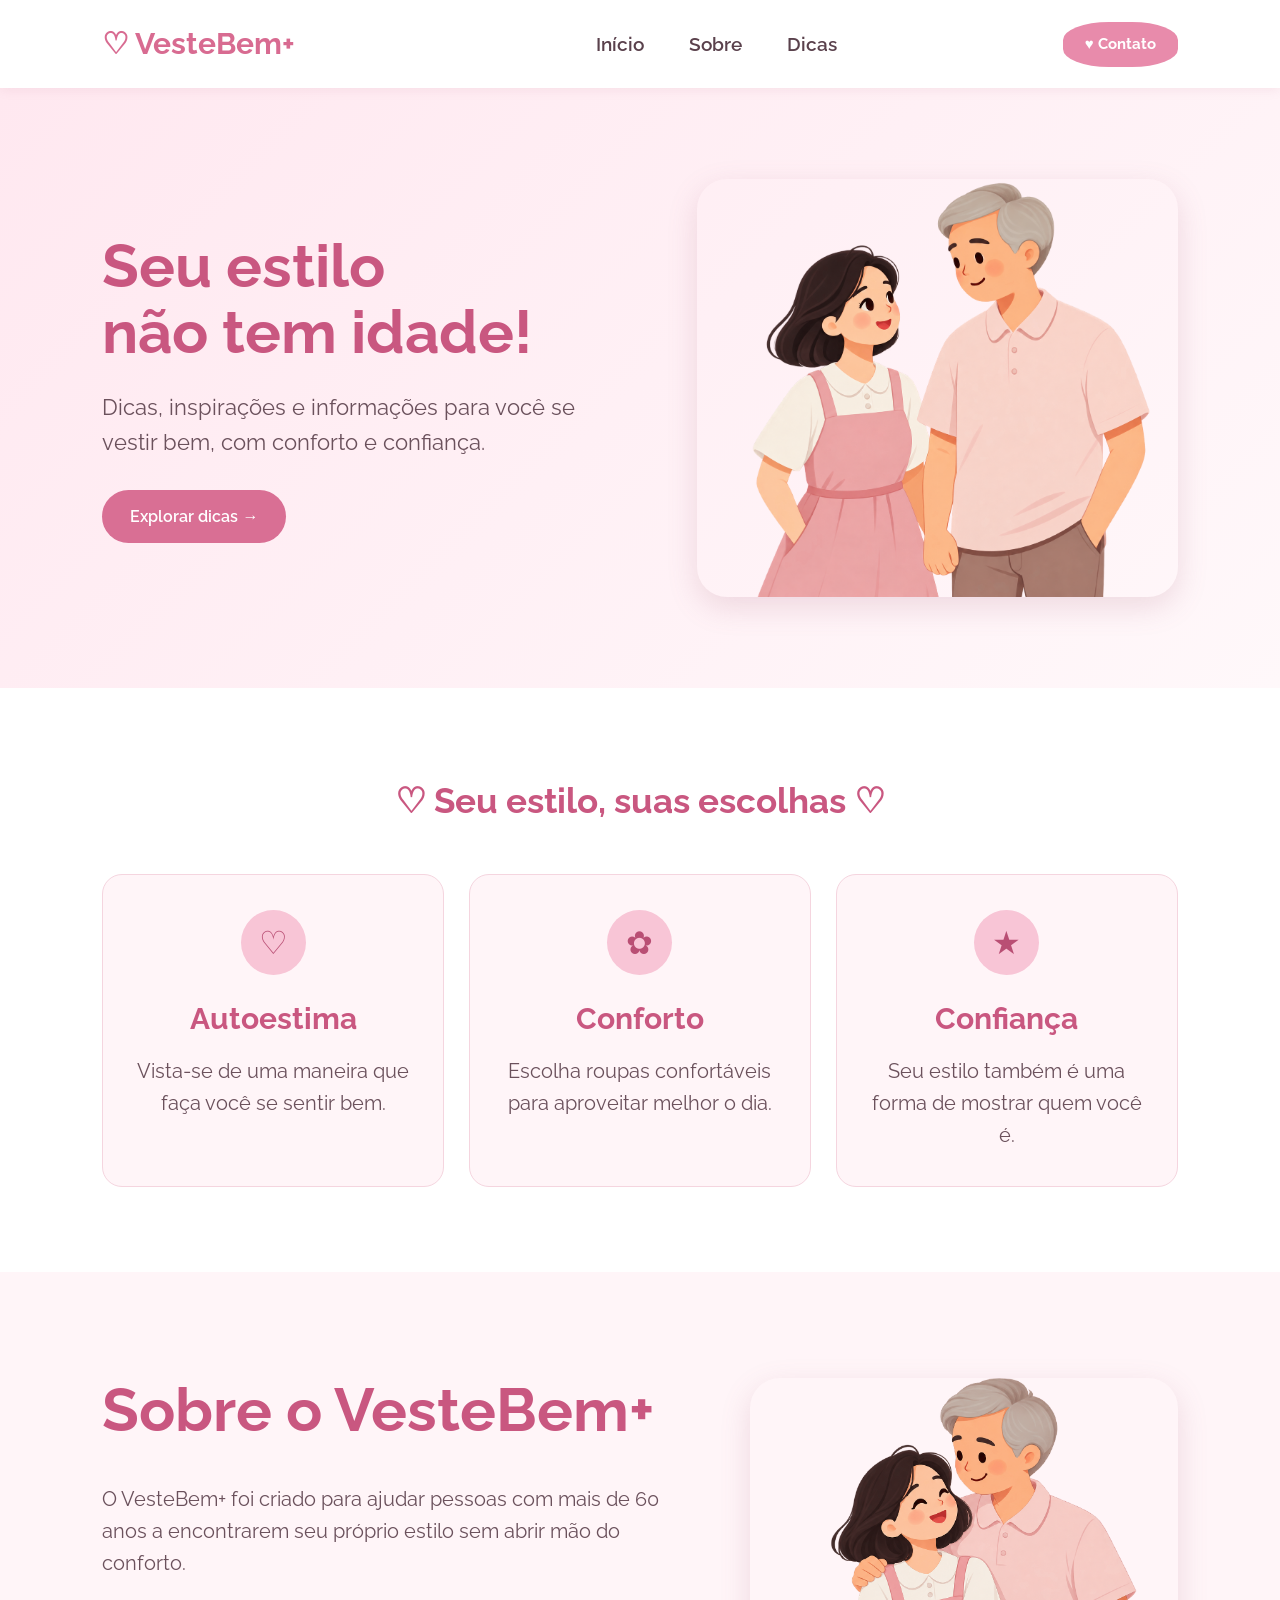
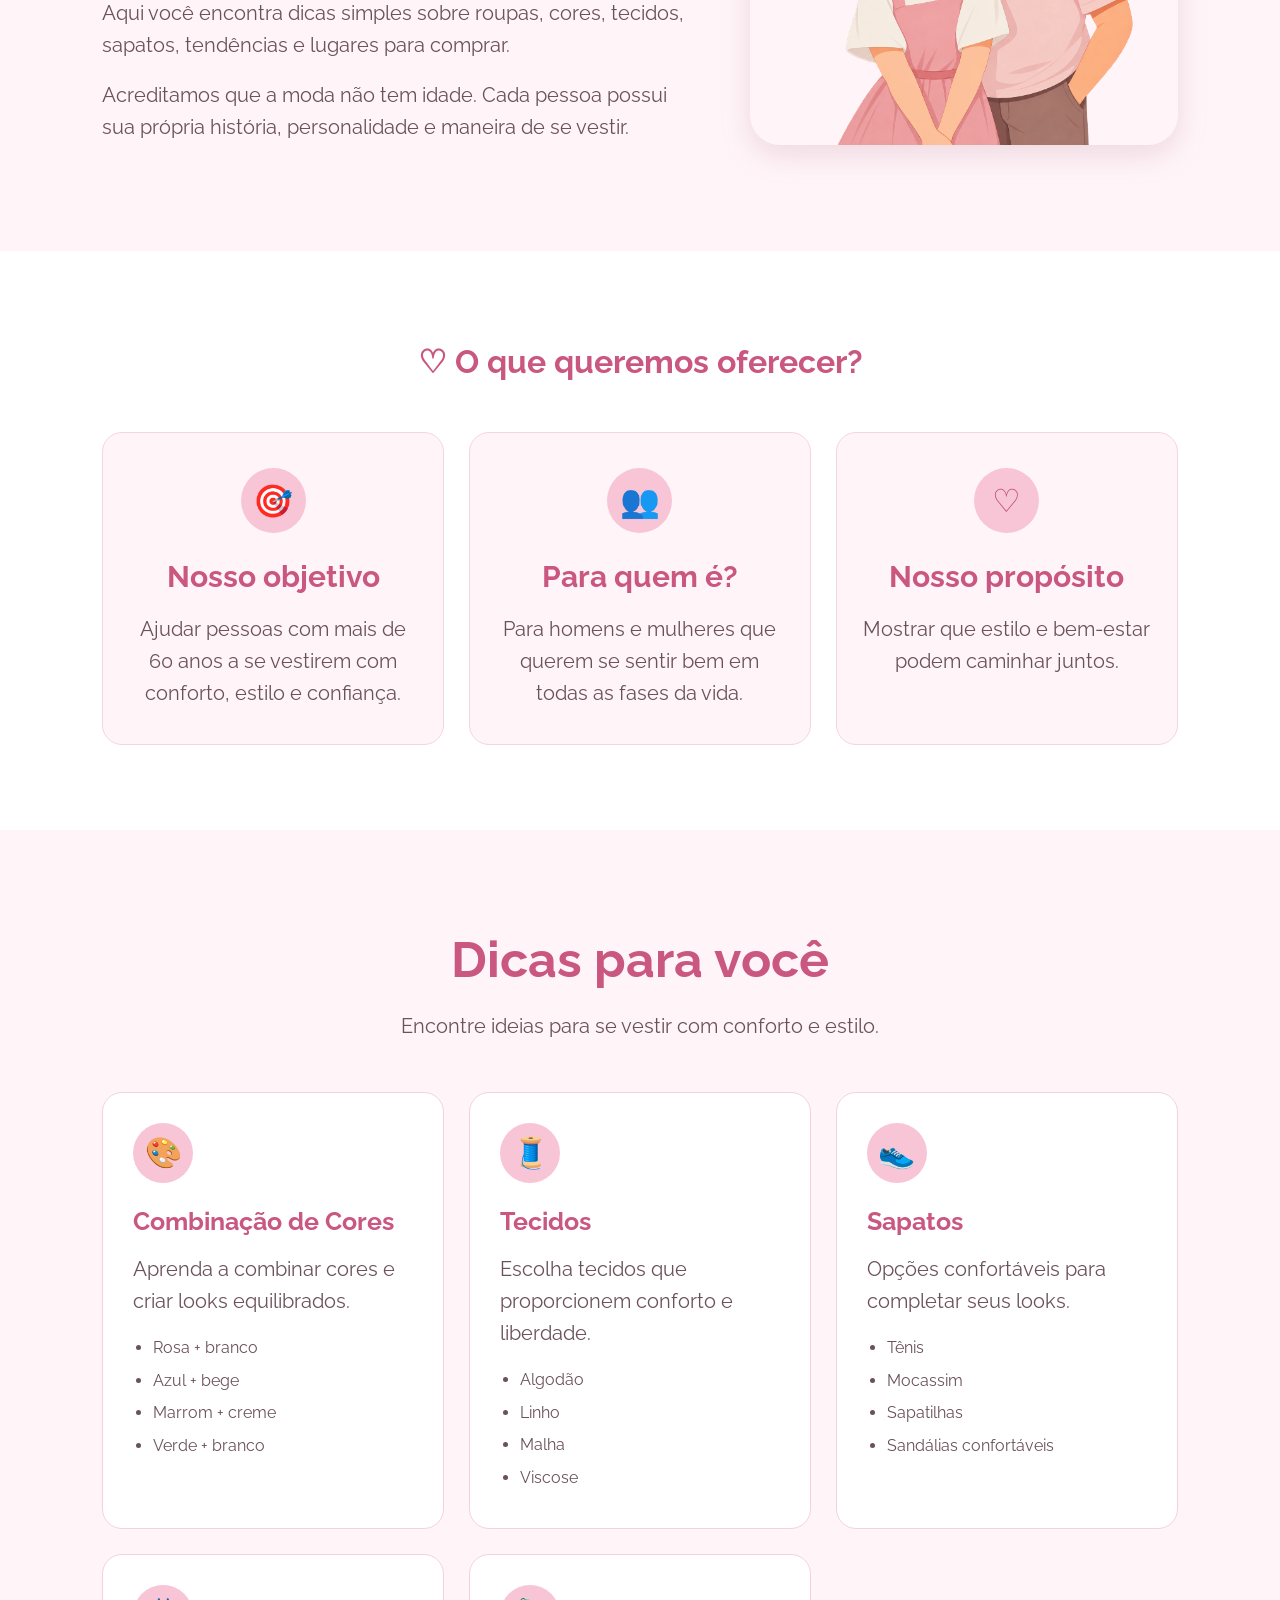
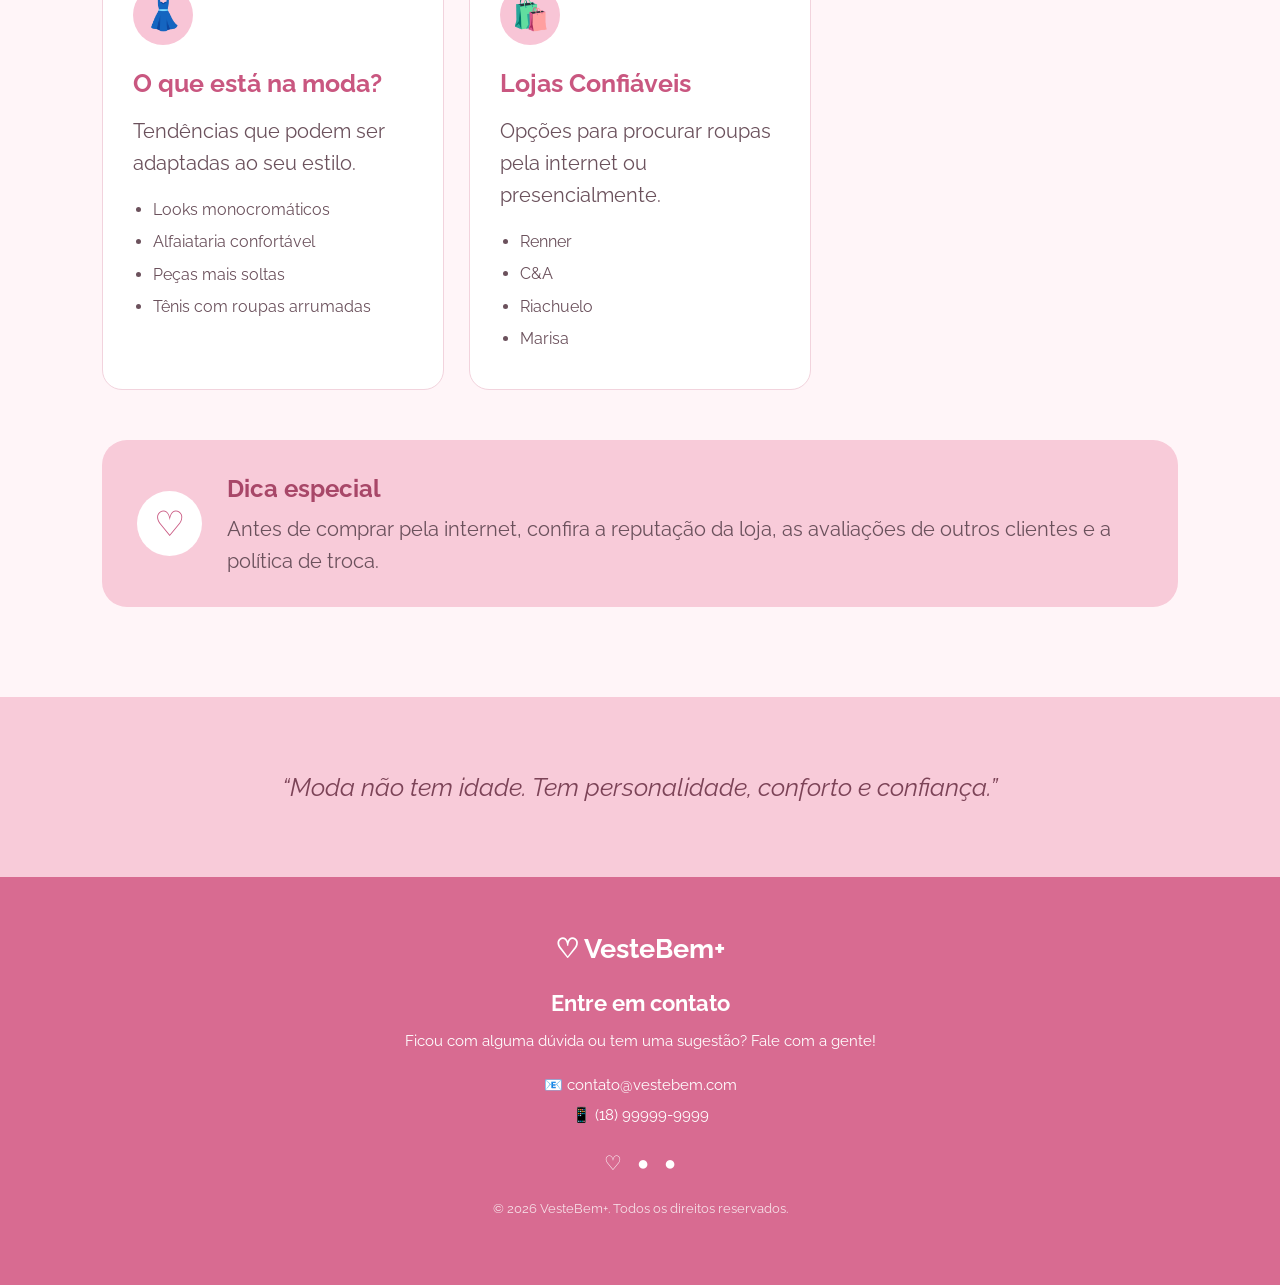
<file: index.html>
<!DOCTYPE html>
<html lang="pt-BR">

<head>
    <meta charset="UTF-8">
    <meta name="viewport" content="width=device-width, initial-scale=1.0">

    <title>VesteBem+</title>

    <link rel="stylesheet" href="css/estilo.css">
    <link rel="preconnect" href="https://fonts.googleapis.com">
<link rel="preconnect" href="https://fonts.gstatic.com" crossorigin>
<link href="https://fonts.googleapis.com/css2?family=Raleway:wght@400;500;600;700&display=swap" rel="stylesheet">
</head>

<body>

<!-- CABEÇALHO -->
    <header>

        <div class="logo">
            ♡ VesteBem+
        </div>
    
        <nav>
            <a href="#inicio">Início</a>
            <a href="#sobre">Sobre</a>
            <a href="#dicas">Dicas</a>
        </nav>
    
        <a href="#contato" class="botao-contato">
            ♥ Contato
        </a>
    
    </header>


<!-- INÍCIO-->

    <main>

        <section id="inicio" class="banner">

            <div class="banner-texto">

                <h1>
                    Seu estilo<br>
                    não tem idade!
                </h1>

                <p>
                    Dicas, inspirações e informações
                    para você se vestir bem,
                    com conforto e confiança.
                </p>

                <a href="#dicas" class="botao">
                    Explorar dicas →
                </a>

            </div>


            <div class="banner-imagem">

                <img src="img/unnamed.png">

            </div>

        </section>


<!-- BENEFÍCIOS-->

        <section class="estilo">

            <h2>♡ Seu estilo, suas escolhas ♡</h2>

            <div class="cards">

                <div class="card">

                    <div class="icone">
                        ♡
                    </div>

                    <h3>Autoestima</h3>

                    <p>
                        Vista-se de uma maneira
                        que faça você se sentir bem.
                    </p>

                </div>


                <div class="card">

                    <div class="icone">
                        ✿
                    </div>

                    <h3>Conforto</h3>

                    <p>
                        Escolha roupas confortáveis
                        para aproveitar melhor o dia.
                    </p>

                </div>


                <div class="card">

                    <div class="icone">
                        ★
                    </div>

                    <h3>Confiança</h3>

                    <p>
                        Seu estilo também é uma
                        forma de mostrar quem você é.
                    </p>

                </div>

            </div>

        </section>


<!-- SOBRE-->

        <section id="sobre" class="sobre">

            <div class="sobre-texto">

                <h1>Sobre o VesteBem+</h1>

                <p>
                    O VesteBem+ foi criado para ajudar
                    pessoas com mais de 60 anos a encontrarem
                    seu próprio estilo sem abrir mão do conforto.
                </p>

                <p>
                    Aqui você encontra dicas simples sobre
                    roupas, cores, tecidos, sapatos,
                    tendências e lugares para comprar.
                </p>

                <p>
                    Acreditamos que a moda não tem idade.
                    Cada pessoa possui sua própria história,
                    personalidade e maneira de se vestir.
                </p>

            </div>


            <div class="sobre-imagem">

                <img src="img/unnamed2.png">

            </div>

        </section>


<!--OBJETIVOS-->

        <section class="objetivos">

            <h2>♡ O que queremos oferecer?</h2>

            <div class="cards">

                <div class="card">

                    <div class="icone">
                        🎯
                    </div>

                    <h3>Nosso objetivo</h3>

                    <p>
                        Ajudar pessoas com mais de 60 anos
                        a se vestirem com conforto,
                        estilo e confiança.
                    </p>

                </div>


                <div class="card">

                    <div class="icone">
                        👥
                    </div>

                    <h3>Para quem é?</h3>

                    <p>
                        Para homens e mulheres que querem
                        se sentir bem em todas as fases da vida.
                    </p>

                </div>


                <div class="card">

                    <div class="icone">
                        ♡
                    </div>

                    <h3>Nosso propósito</h3>

                    <p>
                        Mostrar que estilo e bem-estar
                        podem caminhar juntos.
                    </p>

                </div>

            </div>

        </section>


<!-- DICAS -->

        <section id="dicas" class="dicas">

            <h1>Dicas para você</h1>

            <p class="subtitulo">
                Encontre ideias para se vestir
                com conforto e estilo.
            </p>


            <div class="dicas-grid">


<!-- CORES -->

                <div class="dica-card">

                    <div class="dica-icone">
                        🎨
                    </div>

                    <h2>Combinação de Cores</h2>

                    <p>
                        Aprenda a combinar cores
                        e criar looks equilibrados.
                    </p>

                    <ul>
                        <li>Rosa + branco</li>
                        <li>Azul + bege</li>
                        <li>Marrom + creme</li>
                        <li>Verde + branco</li>
                    </ul>

                </div>


<!-- TECIDOS -->

                <div class="dica-card">

                    <div class="dica-icone">
                        🧵
                    </div>

                    <h2>Tecidos</h2>

                    <p>
                        Escolha tecidos que proporcionem
                        conforto e liberdade.
                    </p>

                    <ul>
                        <li>Algodão</li>
                        <li>Linho</li>
                        <li>Malha</li>
                        <li>Viscose</li>
                    </ul>

                </div>


<!-- SAPATOS -->

                <div class="dica-card">

                    <div class="dica-icone">
                        👟
                    </div>

                    <h2>Sapatos</h2>

                    <p>
                        Opções confortáveis para
                        completar seus looks.
                    </p>

                    <ul>
                        <li>Tênis</li>
                        <li>Mocassim</li>
                        <li>Sapatilhas</li>
                        <li>Sandálias confortáveis</li>
                    </ul>

                </div>


<!-- MODA -->

                <div class="dica-card">

                    <div class="dica-icone">
                        👗
                    </div>

                    <h2>O que está na moda?</h2>

                    <p>
                        Tendências que podem ser
                        adaptadas ao seu estilo.
                    </p>

                    <ul>
                        <li>Looks monocromáticos</li>
                        <li>Alfaiataria confortável</li>
                        <li>Peças mais soltas</li>
                        <li>Tênis com roupas arrumadas</li>
                    </ul>

                </div>


<!-- LOJAS -->

                <div class="dica-card">

                    <div class="dica-icone">
                        🛍️
                    </div>

                    <h2>Lojas Confiáveis</h2>

                    <p>
                        Opções para procurar roupas
                        pela internet ou presencialmente.
                    </p>

                    <ul>
                        <li>Renner</li>
                        <li>C&A</li>
                        <li>Riachuelo</li>
                        <li>Marisa</li>
                    </ul>

                </div>

            </div>


<!-- DICA ESPECIAL -->

            <div class="dica-especial">

                <div class="icone-especial">
                    ♡
                </div>

                <div>

                    <h2>Dica especial</h2>

                    <p>
                        Antes de comprar pela internet,
                        confira a reputação da loja,
                        as avaliações de outros clientes
                        e a política de troca.
                    </p>

                </div>

            </div>

        </section>


<!--FRASE FINAL-->

        <section class="frase">

            <p>
                “Moda não tem idade. Tem personalidade,
                conforto e confiança.”
            </p>

        </section>

    </main>


<!--CONTATO / RODAPÉ-->

    <footer id="contato">

        <div class="footer-logo">
            ♡ VesteBem+
        </div>

        <h3>Entre em contato</h3>

        <p>
            Ficou com alguma dúvida ou tem uma sugestão?
            Fale com a gente!
        </p>

        <div class="contato-info">

            <p>📧 contato@vestebem.com</p>

            <p>📱 (18) 99999-9999</p>

        </div>

        <div class="redes">
            ♡ &nbsp; ● &nbsp; ●
        </div>

        <p class="copyright">
            © 2026 VesteBem+. Todos os direitos reservados.
        </p>

    </footer>


</body>

</html>
</file>
<file: css/estilo.css>
/* ==============================
   CONFIGURAÇÕES GERAIS
============================== */

* {
    margin: 0;
    padding: 0;
    box-sizing: border-box;
}

html {
    scroll-behavior: smooth;
}

body {
    font-family: 'Raleway', sans-serif;
    background-color: #fff5f8;
    color: #4a3540;
    line-height: 1.6;
}

a {
    text-decoration: none;
    color: inherit;
}


/* ==============================
   CABEÇALHO
============================== */

header {
    width: 100%;
    background-color: #ffffff;

    display: flex;
    align-items: center;
    justify-content: space-between;

    padding: 20px 8%;

    box-shadow: 0 2px 10px rgba(190, 120, 145, 0.12);

    position: sticky;
    top: 0;
    z-index: 1000;
}

.logo {
    font-size: 30px;
    font-weight: 700;
    color: #d86b91;

    width: 25%;
}

nav {
    display: flex;
    align-items: center;
    justify-content: center;

    gap: 45px;

    flex: 1;
}

nav a {
    font-size: 19px;
    font-weight: 600;

    color: #5a414c;

    transition: 0.3s;
}

nav a:hover {
    color: #d86b91;
}


/* ==============================
   BOTÃO CONTATO
============================== */

.botao-contato {
    width: 115px;
    height: 45px;

    display: flex;
    align-items: center;
    justify-content: center;

    background-color: #e88bab;

    color: white;

    font-size: 15px;
    font-weight: 700;

    border-radius: 40%;


   

}

.botao-contato:hover {
    background-color: #d86b91;
}
/* ==============================
   BANNER / INÍCIO
============================== */

.banner {
    min-height: 600px;

    padding: 80px 8%;

    display: flex;
    align-items: center;
    justify-content: space-between;

    gap: 60px;

    background: linear-gradient(
        135deg,
        #ffe8f0,
        #fff8fa
    );

    scroll-margin-top: 90px;
}

.banner-texto {
    width: 50%;
}

.banner-texto h1 {
    font-size: 60px;
    line-height: 1.1;

    color: #c95780;

    margin-bottom: 25px;

    font-weight: 700;
}

.banner-texto p {
    font-size: 22px;

    max-width: 520px;

    margin-bottom: 30px;

    color: #6b515c;
}

.botao {
    display: inline-block;

    background-color: #d96f94;

    color: white;

    padding: 14px 28px;

    border-radius: 30px;

    font-weight: 600;

    transition: 0.3s;
}

.botao:hover {
    background-color: #c95780;

    transform: translateY(-3px);
}

.banner-imagem {
    width: 45%;
}

.banner-imagem img {
    width: 100%;

    max-width: 520px;

    display: block;

    margin: auto;

    border-radius: 30px;

    box-shadow: 0 10px 30px rgba(160, 90, 115, 0.18);
}


/* ==============================
   SEÇÃO DE ESTILO
============================== */

.estilo {
    padding: 85px 8%;

    text-align: center;

    background-color: #ffffff;
}

.estilo h2 {
    color: #c95780;

    font-size: 35px;

    margin-bottom: 45px;
}

.cards {
    display: grid;

    grid-template-columns: repeat(3, 1fr);

    gap: 25px;
}

.card {
    background-color: #fff5f8;

    padding: 35px 25px;

    border-radius: 20px;

    border: 1px solid #f5d5df;

    transition: 0.3s;
}

.card:hover {
    transform: translateY(-6px);

    box-shadow: 0 10px 25px rgba(190, 100, 130, 0.12);
}

.icone {
    width: 65px;
    height: 65px;

    margin: 0 auto 20px;

    display: flex;
    align-items: center;
    justify-content: center;

    border-radius: 50%;

    background-color: #f8c5d6;

    color: #b94f74;

    font-size: 32px;
}

.card h3 {
    color: #c95780;

    margin-bottom: 12px;

    font-size: 30px;
}

.card p {
    color: #6b515c;

    font-size: 20px;
}


/* ==============================
   SOBRE
============================== */

.sobre {
    padding: 90px 8%;

    display: flex;

    align-items: center;

    justify-content: space-between;

    gap: 60px;

    background-color: #fff5f8;

    scroll-margin-top: 90px;
}

.sobre-texto {
    width: 55%;
}

.sobre-texto h1 {
    color: #c95780;

    font-size: 60px;

    margin-bottom: 25px;
}

.sobre-texto p {
    color: #6b515c;

    font-size: 20px;

    margin-bottom: 18px;
}

.sobre-imagem {
    width: 40%;
}

.sobre-imagem img {
    width: 100%;

    display: block;

    border-radius: 30px;

    box-shadow: 0 10px 30px rgba(160, 90, 115, 0.18);
}


/* ==============================
   OBJETIVOS
============================== */

.objetivos {
    padding: 85px 8%;

    text-align: center;

    background-color: #ffffff;
}

.objetivos h2 {
    color: #c95780;

    font-size: 32px;

    margin-bottom: 45px;
}

.objetivos .cards {
    grid-template-columns: repeat(3, 1fr);
}


/* ==============================
   DICAS
============================== */

.dicas {
    padding: 90px 8%;

    text-align: center;

    background-color: #fff5f8;

    scroll-margin-top: 90px;
}

.dicas h1 {
    font-size: 50px;

    color: #c95780;

    margin-bottom: 10px;
}

.subtitulo {
    color: #6b515c;

    font-size: 20px;

    margin-bottom: 50px;
}

.dicas-grid {
    display: grid;

    grid-template-columns: repeat(3, 1fr);

    gap: 25px;

    text-align: left;
}

.dica-card {
    background-color: white;

    padding: 30px;

    border-radius: 20px;

    border: 1px solid #f2d3dd;

    transition: 0.3s;
}

.dica-card:hover {
    transform: translateY(-5px);

    box-shadow: 0 10px 25px rgba(180, 100, 125, 0.12);
}

.dica-icone {
    width: 60px;
    height: 60px;

    display: flex;
    align-items: center;
    justify-content: center;

    background-color: #f8c5d6;

    border-radius: 50%;

    font-size: 30px;

    margin-bottom: 18px;
}

.dica-card h2 {
    color: #c95780;

    margin-bottom: 12px;

    font-size: 25px;
}

.dica-card p {
    color: #6b515c;
    font-size: 20px;
    margin-bottom: 18px;
}

.dica-card ul {
    padding-left: 20px;

    color: #6b515c;
}

.dica-card li {
    margin-bottom: 7px;
}


/* ==============================
   DICA ESPECIAL
============================== */

.dica-especial {
    margin: 50px 0 0;

    padding: 30px 35px;

    background-color: #f8cbd9;

    border-radius: 25px;

    display: flex;

    align-items: center;

    gap: 25px;

    text-align: left;

}

.icone-especial {
    width: 65px;
    height: 65px;

    flex-shrink: 0;

    display: flex;
    align-items: center;
    justify-content: center;

    border-radius: 50%;

    background-color: white;

    color: #c95780;

    font-size: 35px;
}

.dica-especial h2 {
    color: #a84768;

    margin-bottom: 5px;
}

.dica-especial p {
    color: #6b515c;
    font-size: 20px;
}


/* ==============================
   FRASE FINAL
============================== */

.frase {
    padding: 70px 8%;

    text-align: center;

    background-color: #f8cbd9;
}

.frase p {
    max-width: 800px;

    margin: auto;

    font-size: 25px;

    font-style: italic;

    color: #7c4357;
}


/* ==============================
   RODAPÉ / CONTATO
============================== */

footer {
    background-color: #d86b91;

    color: white;

    text-align: center;

    padding: 50px 8%;

    scroll-margin-top: 20px;
}

.footer-logo {
    font-size: 27px;

    font-weight: 700;

    margin-bottom: 10px;
}

footer h3 {
    font-size: 22px;

    margin: 15px 0 8px;
}

footer p {
    margin-bottom: 15px;

    font-size: 15px;
}

.contato-info {
    margin: 20px 0;
}

.contato-info p {
    margin: 6px 0;
}

.redes {
    font-size: 20px;

    margin: 20px 0;
}

.copyright {
    opacity: 0.8;

    font-size: 13px;
}


/* ==============================
   ANIMAÇÕES
============================== */

.botao,
.card,
.dica-card,
.atalho,
nav a {
    transition: all 0.3s ease;
}


/* ==============================
   CELULAR / TABLET
============================== */

@media (max-width: 900px) {

    header {
        padding: 18px 5%;
    }

    nav {
        gap: 20px;
    }

    .banner {
        flex-direction: column;

        text-align: center;

        padding: 70px 5%;
    }

    .banner-texto {
        width: 100%;
    }

    .banner-texto p {
        margin-left: auto;
        margin-right: auto;
    }

    .banner-imagem {
        width: 80%;
    }

    .cards {
        grid-template-columns: repeat(2, 1fr);
    }

    .objetivos .cards {
        grid-template-columns: repeat(2, 1fr);
    }

    .sobre {
        flex-direction: column;

        text-align: center;

        padding: 70px 5%;
    }

    .sobre-texto,
    .sobre-imagem {
        width: 100%;
    }

    .sobre-imagem {
        max-width: 550px;
    }

    .dicas-grid {
        grid-template-columns: repeat(2, 1fr);
    }
}


/* ==============================
   CELULAR
============================== */

@media (max-width: 600px) {

    header {
        flex-direction: column;

        gap: 15px;

        padding: 18px 20px;
    }

    .logo {
        font-size: 24px;
    }

    nav {
        gap: 15px;

        flex-wrap: wrap;

        justify-content: center;
    }

    nav a {
        font-size: 14px;
    }

    .banner {
        padding: 55px 20px;
    }

    .banner-texto h1 {
        font-size: 40px;
    }

    .banner-texto p {
        font-size: 16px;
    }

    .banner-imagem {
        width: 100%;
    }

    .estilo,
    .sobre,
    .objetivos,
    .dicas {
        padding: 60px 20px;
    }

    .estilo h2,
    .objetivos h2 {
        font-size: 27px;
    }

    .sobre-texto h1,
    .dicas h1 {
        font-size: 38px;
    }

    .cards,
    .objetivos .cards,
    .dicas-grid {
        grid-template-columns: 1fr;
    }

    .dica-especial {
        margin-top: 40px;

        padding: 25px;

        flex-direction: column;

        text-align: center;
    }

    .frase {
        padding: 55px 20px;
    }

    .frase p {
        font-size: 20px;
    }

    footer {
        padding: 40px 20px;
    }
}
</file>
